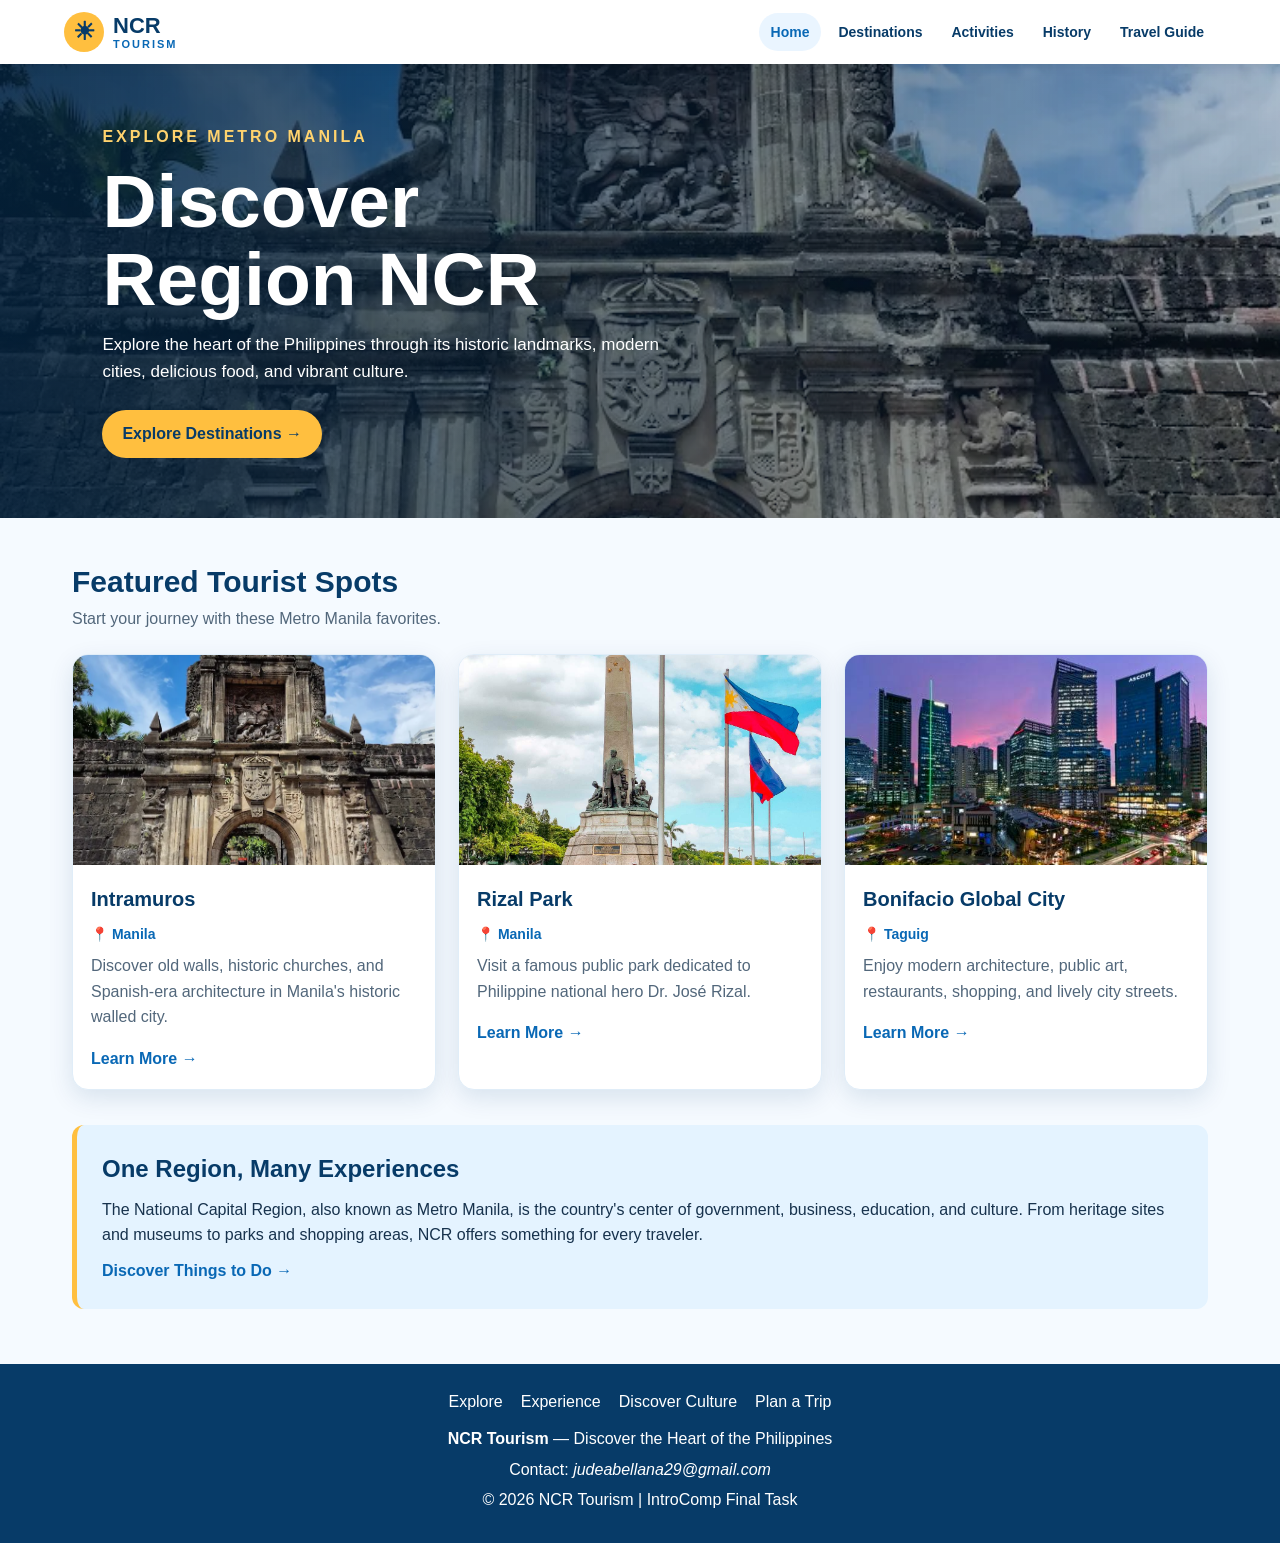
<file: index.html>
<!DOCTYPE html>
<html lang="en">
<head>
    <meta charset="UTF-8">
    <meta name="viewport" content="width=device-width, initial-scale=1.0">
    <title>NCR Tourism | Home</title>
    <link rel="stylesheet" href="style.css">
</head>
<body>

    <!-- Header and Navigation -->
    <header class="site-header">
        <a class="brand" href="index.html">
            <span class="brand-mark">☀</span>
            <span>NCR<small>TOURISM</small></span>
        </a>

        <nav>
            <a href="index.html" class="active">Home</a>
            <a href="destinations.html">Destinations</a>
            <a href="activities.html">Activities</a>
            <a href="history.html">History</a>
            <a href="plan-trip.html">Travel Guide</a>
        </nav>
    </header>

    <!-- Hero Banner -->
    <section class="hero">
        <div class="hero-content">
            <span class="eyebrow">Explore Metro Manila</span>
            <h1>Discover<br>Region NCR</h1>
            <p>
                Explore the heart of the Philippines through its historic
                landmarks, modern cities, delicious food, and vibrant culture.
            </p>
            <a href="destinations.html" class="button">Explore Destinations →</a>
        </div>
    </section>

    <!-- Main Content -->
    <main>
        <section class="section-heading">
            <h2>Featured Tourist Spots</h2>
            <p>Start your journey with these Metro Manila favorites.</p>
        </section>

        <!-- Tourist Spot Gallery -->
        <section class="grid">
            <article class="card">
                <img src="images/unnamed.webp" alt="Historic architecture in Intramuros">
                <div class="card-body">
                    <h3>Intramuros</h3>
                    <p class="location">📍 Manila</p>
                    <p>Discover old walls, historic churches, and Spanish-era architecture in Manila's historic walled city.</p>
                    <a href="destinations.html">Learn More →</a>
                </div>
            </article>

            <article class="card">
                <img src="images/Rizal_Monument_1.jpg" alt="Rizal Monument in Rizal Park">
                <div class="card-body">
                    <h3>Rizal Park</h3>
                    <p class="location">📍 Manila</p>
                    <p>Visit a famous public park dedicated to Philippine national hero Dr. José Rizal.</p>
                    <a href="destinations.html">Learn More →</a>
                </div>
            </article>

            <article class="card">
                <img src="images/images.jpg" alt="Modern buildings in Bonifacio Global City">
                <div class="card-body">
                    <h3>Bonifacio Global City</h3>
                    <p class="location">📍 Taguig</p>
                    <p>Enjoy modern architecture, public art, restaurants, shopping, and lively city streets.</p>
                    <a href="destinations.html">Learn More →</a>
                </div>
            </article>
        </section>

        <!-- Introduction -->
        <section class="callout">
            <h2>One Region, Many Experiences</h2>
            <p>
                The National Capital Region, also known as Metro Manila,
                is the country's center of government, business, education,
                and culture. From heritage sites and museums to parks and
                shopping areas, NCR offers something for every traveler.
            </p>
            <a href="activities.html">Discover Things to Do →</a>
        </section>
    </main>

    <!-- Footer -->
    <footer class="site-footer">
        <div class="footer-links">
            <a href="destinations.html">Explore</a>
            <a href="activities.html">Experience</a>
            <a href="history.html">Discover Culture</a>
            <a href="plan-trip.html">Plan a Trip</a>
        </div>
        <p><strong>NCR Tourism</strong> — Discover the Heart of the Philippines</p>
        <p>Contact: <i>judeabellana29@gmail.com</i></p>
        <p>© 2026 NCR Tourism | IntroComp Final Task</p>
    </footer>

</body>
</html>
</file>
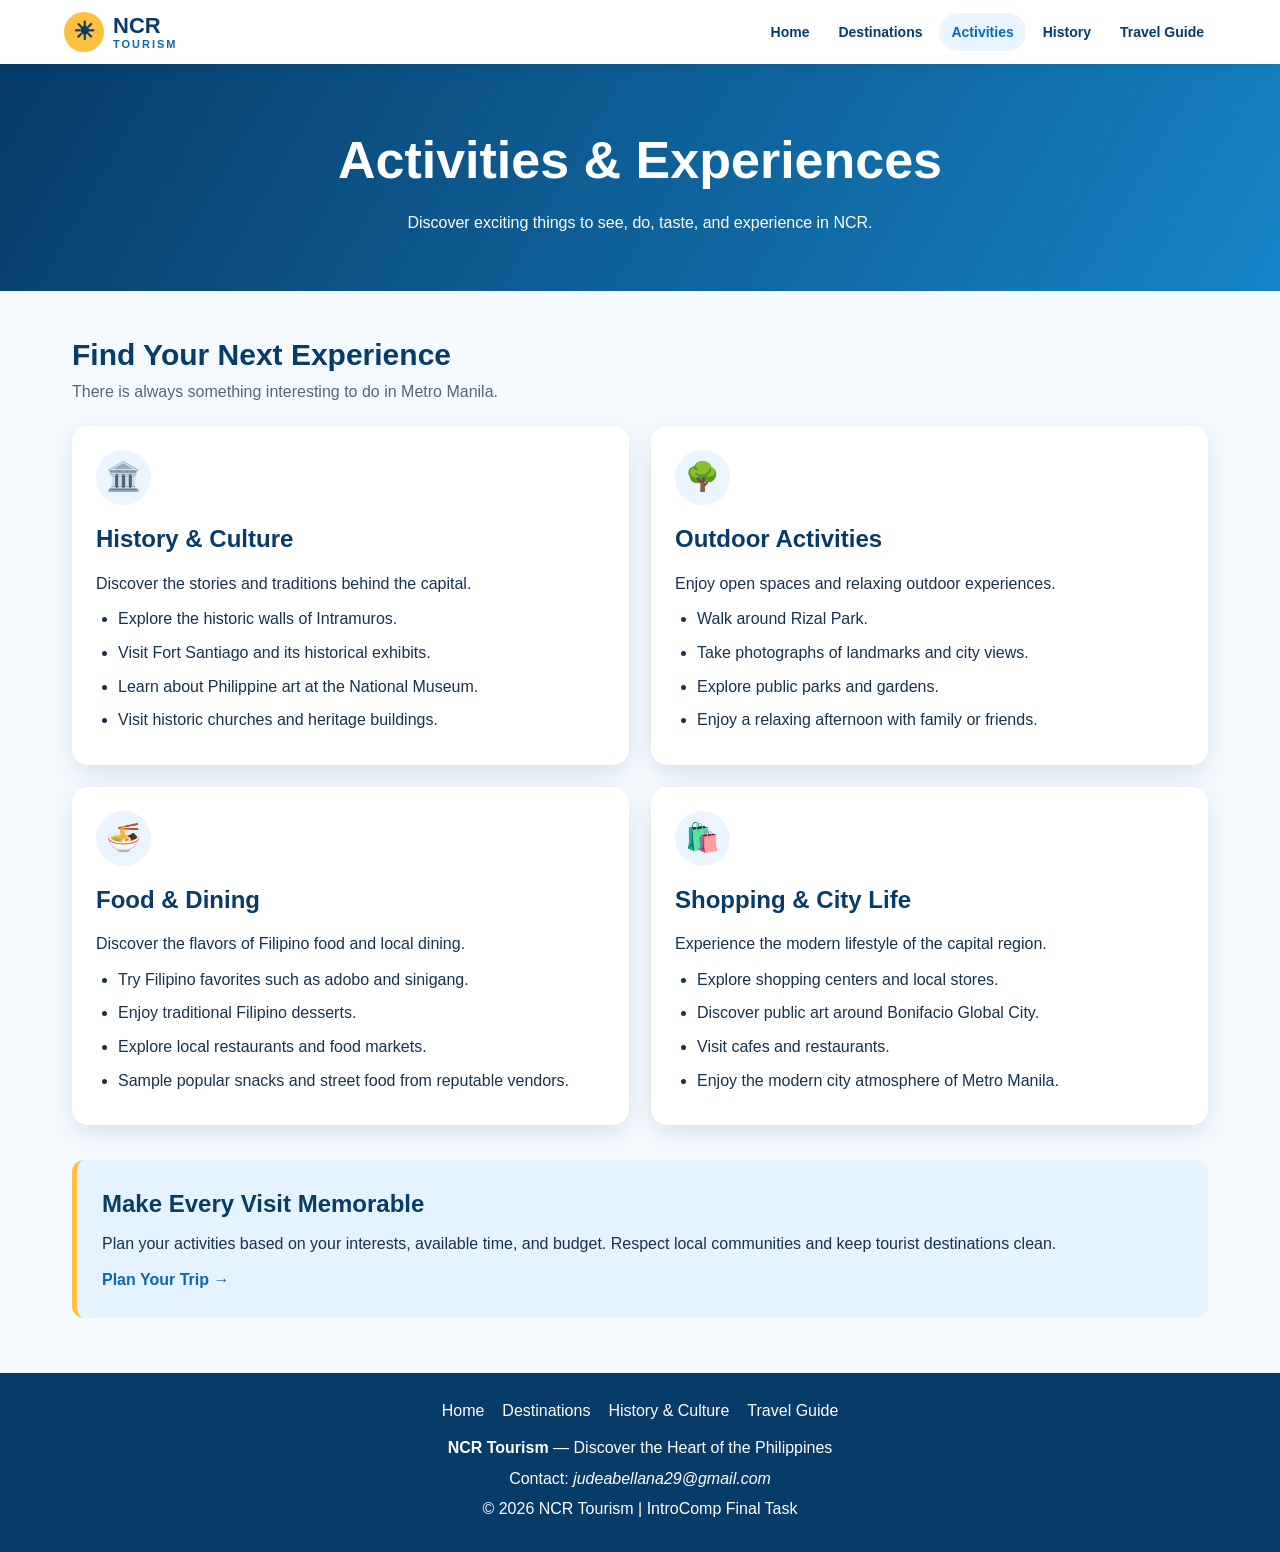
<file: activities.html>
<!DOCTYPE html>
<html lang="en">
<head>
    <meta charset="UTF-8">
    <meta name="viewport" content="width=device-width, initial-scale=1.0">
    <title>Activities & Experiences | NCR Tourism</title>
    <link rel="stylesheet" href="style.css">
</head>
<body>

    <!-- Header and Navigation -->
    <header class="site-header">
        <a class="brand" href="index.html">
            <span class="brand-mark">☀</span>
            <span>NCR<small>TOURISM</small></span>
        </a>
        <nav>
            <a href="index.html">Home</a>
            <a href="destinations.html">Destinations</a>
            <a href="activities.html" class="active">Activities</a>
            <a href="history.html">History</a>
            <a href="plan-trip.html">Travel Guide</a>
        </nav>
    </header>

    <!-- Page Banner -->
    <section class="page-banner">
        <h1>Activities & Experiences</h1>
        <p>Discover exciting things to see, do, taste, and experience in NCR.</p>
    </section>

    <!-- Activities -->
    <main>
        <section class="section-heading">
            <h2>Find Your Next Experience</h2>
            <p>There is always something interesting to do in Metro Manila.</p>
        </section>

        <section class="activity-grid">

            <article class="panel">
                <div class="activity-icon">🏛️</div>
                <h2>History & Culture</h2>
                <p>Discover the stories and traditions behind the capital.</p>
                <ul class="activity-list">
                    <li>Explore the historic walls of Intramuros.</li>
                    <li>Visit Fort Santiago and its historical exhibits.</li>
                    <li>Learn about Philippine art at the National Museum.</li>
                    <li>Visit historic churches and heritage buildings.</li>
                </ul>
            </article>

            <article class="panel">
                <div class="activity-icon">🌳</div>
                <h2>Outdoor Activities</h2>
                <p>Enjoy open spaces and relaxing outdoor experiences.</p>
                <ul class="activity-list">
                    <li>Walk around Rizal Park.</li>
                    <li>Take photographs of landmarks and city views.</li>
                    <li>Explore public parks and gardens.</li>
                    <li>Enjoy a relaxing afternoon with family or friends.</li>
                </ul>
            </article>

            <article class="panel">
                <div class="activity-icon">🍜</div>
                <h2>Food & Dining</h2>
                <p>Discover the flavors of Filipino food and local dining.</p>
                <ul class="activity-list">
                    <li>Try Filipino favorites such as adobo and sinigang.</li>
                    <li>Enjoy traditional Filipino desserts.</li>
                    <li>Explore local restaurants and food markets.</li>
                    <li>Sample popular snacks and street food from reputable vendors.</li>
                </ul>
            </article>

            <article class="panel">
                <div class="activity-icon">🛍️</div>
                <h2>Shopping & City Life</h2>
                <p>Experience the modern lifestyle of the capital region.</p>
                <ul class="activity-list">
                    <li>Explore shopping centers and local stores.</li>
                    <li>Discover public art around Bonifacio Global City.</li>
                    <li>Visit cafes and restaurants.</li>
                    <li>Enjoy the modern city atmosphere of Metro Manila.</li>
                </ul>
            </article>

        </section>

        <section class="callout">
            <h2>Make Every Visit Memorable</h2>
            <p>
                Plan your activities based on your interests, available time,
                and budget. Respect local communities and keep tourist
                destinations clean.
            </p>
            <a href="plan-trip.html">Plan Your Trip →</a>
        </section>
    </main>

    <!-- Footer -->
    <footer class="site-footer">
        <div class="footer-links">
            <a href="index.html">Home</a>
            <a href="destinations.html">Destinations</a>
            <a href="history.html">History & Culture</a>
            <a href="plan-trip.html">Travel Guide</a>
        </div>
        <p><strong>NCR Tourism</strong> — Discover the Heart of the Philippines</p>
        <p>Contact: <i>judeabellana29@gmail.com</i></p>
        <p>© 2026 NCR Tourism | IntroComp Final Task</p>
    </footer>

</body>
</html>
</file>
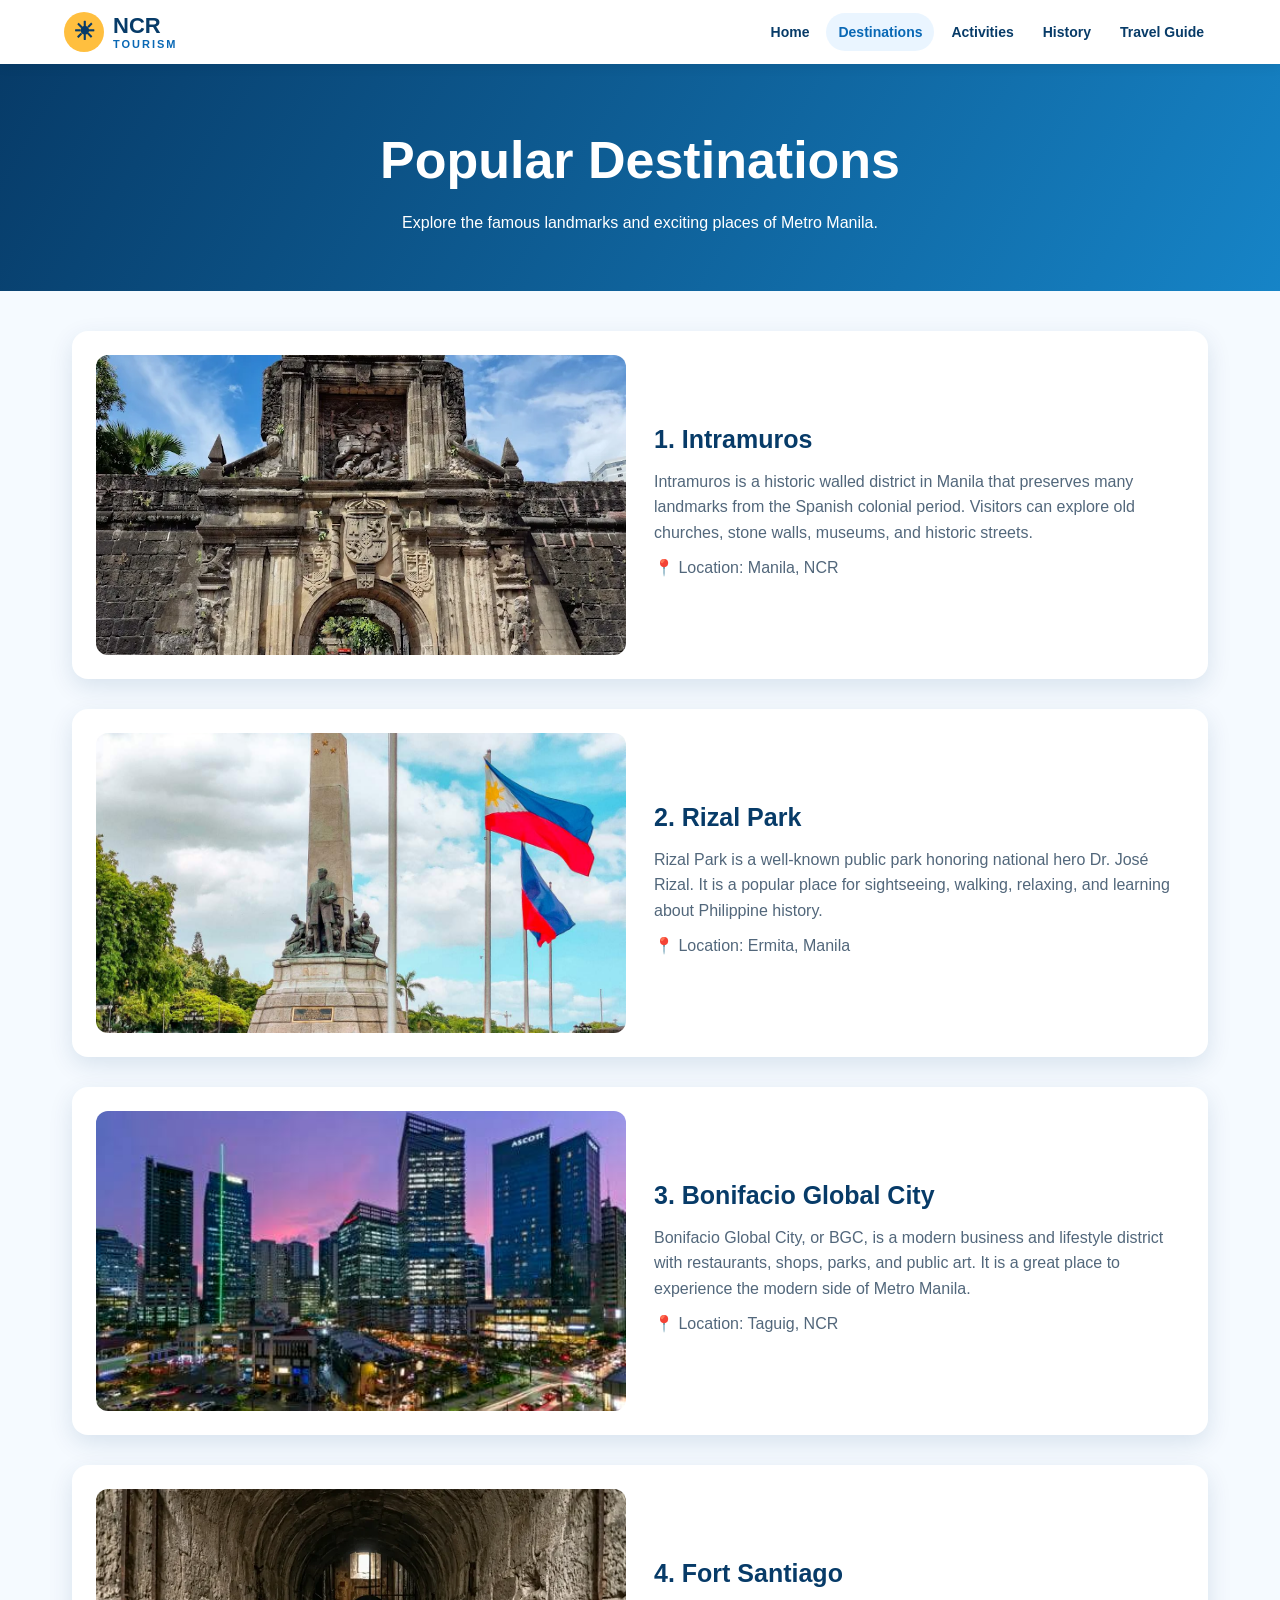
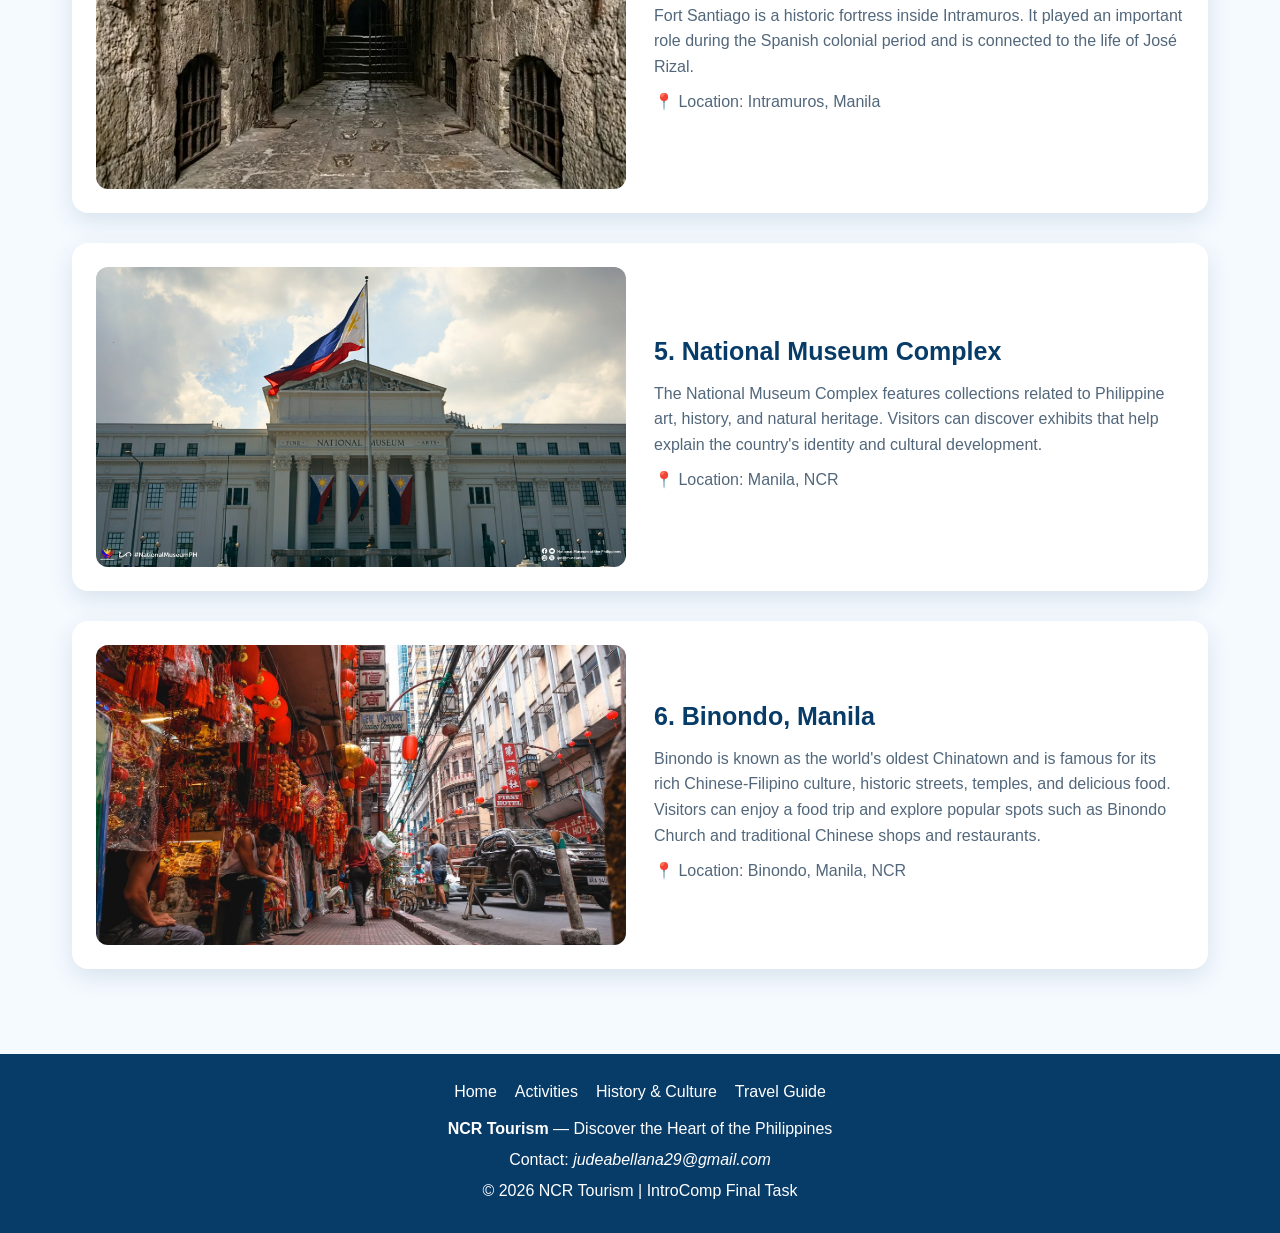
<file: destinations.html>
<!DOCTYPE html>
<html lang="en">
<head>
    <meta charset="UTF-8">
    <meta name="viewport" content="width=device-width, initial-scale=1.0">
    <title>Popular Destinations | NCR Tourism</title>
    <link rel="stylesheet" href="style.css">
</head>
<body>

    <!-- Header and Navigation -->
    <header class="site-header">
        <a class="brand" href="index.html">
            <span class="brand-mark">☀</span>
            <span>NCR<small>TOURISM</small></span>
        </a>
        <nav>
            <a href="index.html">Home</a>
            <a href="destinations.html" class="active">Destinations</a>
            <a href="activities.html">Activities</a>
            <a href="history.html">History</a>
            <a href="plan-trip.html">Travel Guide</a>
        </nav>
    </header>

    <!-- Page Banner -->
    <section class="page-banner">
        <h1>Popular Destinations</h1>
        <p>Explore the famous landmarks and exciting places of Metro Manila.</p>
    </section>

    <!-- Tourist Destinations -->
    <main>
        <section class="destination-section">
            <img src="images/unnamed.webp" alt="Intramuros historic district">
            <div>
                <h2>1. Intramuros</h2>
                <p>
                    Intramuros is a historic walled district in Manila that
                    preserves many landmarks from the Spanish colonial period.
                    Visitors can explore old churches, stone walls, museums,
                    and historic streets.
                </p>
                <p class="location">📍 Location: Manila, NCR</p>
            </div>
        </section>

        <section class="destination-section">
            <img src="images/Rizal_Monument_1.jpg" alt="Rizal Monument">
            <div>
                <h2>2. Rizal Park</h2>
                <p>
                    Rizal Park is a well-known public park honoring national
                    hero Dr. José Rizal. It is a popular place for sightseeing,
                    walking, relaxing, and learning about Philippine history.
                </p>
                <p class="location">📍 Location: Ermita, Manila</p>
            </div>
        </section>

        <section class="destination-section">
            <img src="images/images.jpg" alt="Bonifacio Global City">
            <div>
                <h2>3. Bonifacio Global City</h2>
                <p>
                    Bonifacio Global City, or BGC, is a modern business and
                    lifestyle district with restaurants, shops, parks, and
                    public art. It is a great place to experience the modern
                    side of Metro Manila.
                </p>
                <p class="location">📍 Location: Taguig, NCR</p>
            </div>
        </section>

        <section class="destination-section">
            <img src="images/fort santiago.webp" alt="Fort Santiago in Intramuros">
            <div>
                <h2>4. Fort Santiago</h2>
                <p>
                    Fort Santiago is a historic fortress inside Intramuros.
                    It played an important role during the Spanish colonial
                    period and is connected to the life of José Rizal.
                </p>
                <p class="location">📍 Location: Intramuros, Manila</p>
            </div>
        </section>

        <section class="destination-section">
            <img src="images/National meseum.jpg" alt="National Museum in Manila">
            <div>
                <h2>5. National Museum Complex</h2>
                <p>
                    The National Museum Complex features collections related
                    to Philippine art, history, and natural heritage. Visitors
                    can discover exhibits that help explain the country's
                    identity and cultural development.
                </p>
                <p class="location">📍 Location: Manila, NCR</p>
            </div>
        </section>
        <section class="destination-section">
    <img src="images/binondo.jpg" alt="Binondo Chinatown in Manila">
    <div>
        <h2>6. Binondo, Manila</h2>
        <p>
            Binondo is known as the world's oldest Chinatown and is famous
            for its rich Chinese-Filipino culture, historic streets, temples,
            and delicious food. Visitors can enjoy a food trip and explore
            popular spots such as Binondo Church and traditional Chinese
            shops and restaurants.
        </p>
        <p class="location">📍 Location: Binondo, Manila, NCR</p>
    </div>
</section>
    </main>

    <!-- Footer -->
    <footer class="site-footer">
        <div class="footer-links">
            <a href="index.html">Home</a>
            <a href="activities.html">Activities</a>
            <a href="history.html">History & Culture</a>
            <a href="plan-trip.html">Travel Guide</a>
        </div>
        <p><strong>NCR Tourism</strong> — Discover the Heart of the Philippines</p>
        <p>Contact: <i>judeabellana29@gmail.com</i></p>
        <p>© 2026 NCR Tourism | IntroComp Final Task</p>
    </footer>

</body>
</html>
</file>
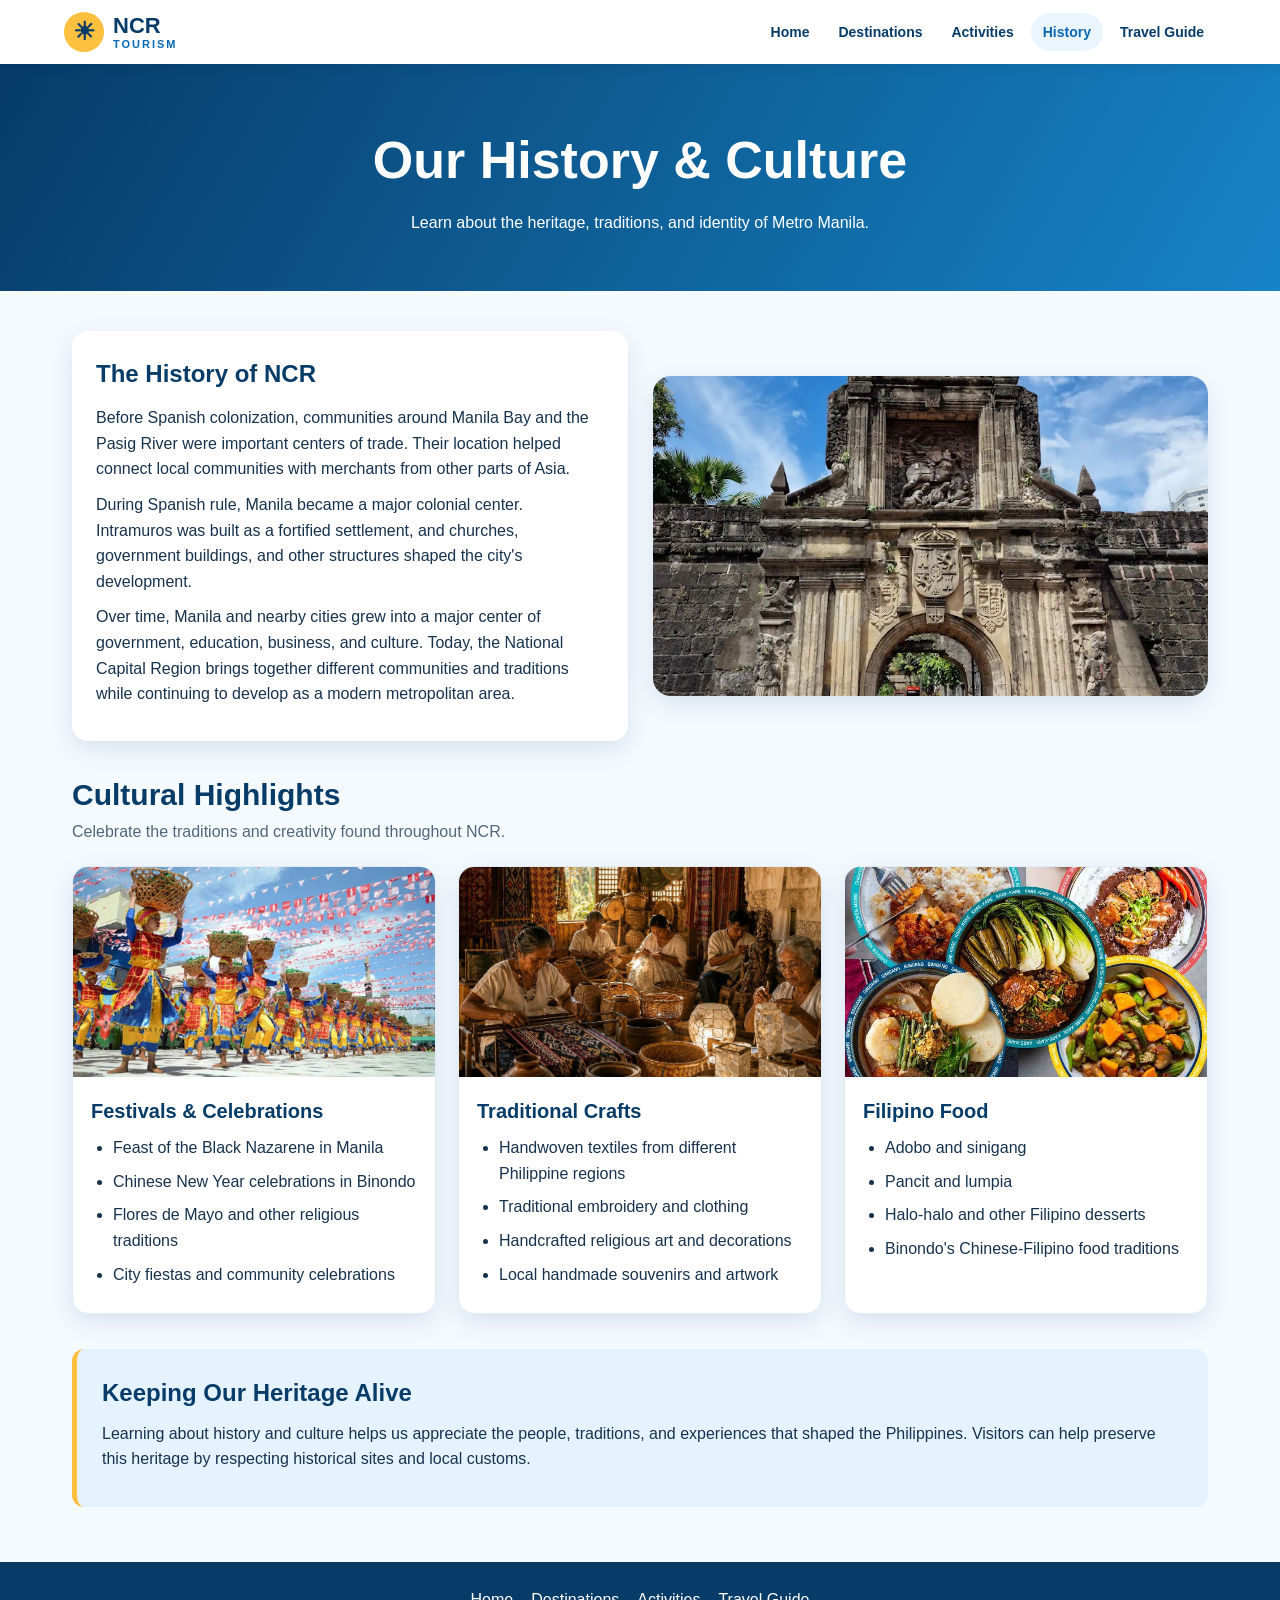
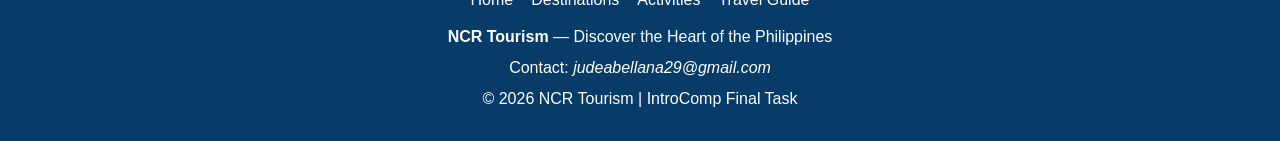
<file: history.html>
<!DOCTYPE html>
<html lang="en">
<head>
    <meta charset="UTF-8">
    <meta name="viewport" content="width=device-width, initial-scale=1.0">
    <title>Our History & Culture | NCR Tourism</title>
    <link rel="stylesheet" href="style.css">
</head>
<body>

    <!-- Header and Navigation -->
    <header class="site-header">
        <a class="brand" href="index.html">
            <span class="brand-mark">☀</span>
            <span>NCR<small>TOURISM</small></span>
        </a>
        <nav>
            <a href="index.html">Home</a>
            <a href="destinations.html">Destinations</a>
            <a href="activities.html">Activities</a>
            <a href="history.html" class="active">History</a>
            <a href="plan-trip.html">Travel Guide</a>
        </nav>
    </header>

    <!-- Page Banner -->
    <section class="page-banner">
        <h1>Our History & Culture</h1>
        <p>Learn about the heritage, traditions, and identity of Metro Manila.</p>
    </section>

    <!-- History Content -->
    <main>
        <section class="two-col">
            <div class="panel">
                <h2>The History of NCR</h2>
                <p>
                    Before Spanish colonization, communities around Manila Bay
                    and the Pasig River were important centers of trade.
                    Their location helped connect local communities with
                    merchants from other parts of Asia.
                </p>
                <p>
                    During Spanish rule, Manila became a major colonial
                    center. Intramuros was built as a fortified settlement,
                    and churches, government buildings, and other structures
                    shaped the city's development.
                </p>
                <p>
                    Over time, Manila and nearby cities grew into a major
                    center of government, education, business, and culture.
                    Today, the National Capital Region brings together
                    different communities and traditions while continuing
                    to develop as a modern metropolitan area.
                </p>
            </div>

            <img class="feature-image"
                 src="images/unnamed.webp"
                 alt="Historic architecture in Metro Manila">
        </section>

        <!-- Cultural Highlights -->
        <section class="section-heading section-gap">
            <h2>Cultural Highlights</h2>
            <p>Celebrate the traditions and creativity found throughout NCR.</p>
        </section>

        <section class="grid">

            <article class="card">
                <img src="images/festivals.jpg"
                     alt="Rizal Park, a historic landmark">
                <div class="card-body">
                    <h3>Festivals & Celebrations</h3>
                    <ul class="activity-list">
                        <li>Feast of the Black Nazarene in Manila</li>
                        <li>Chinese New Year celebrations in Binondo</li>
                        <li>Flores de Mayo and other religious traditions</li>
                        <li>City fiestas and community celebrations</li>
                    </ul>
                </div>
            </article>

            <article class="card">
                <img src="images/Traditional crafts.jpg"
                     alt="Modern city and cultural lifestyle">
                <div class="card-body">
                    <h3>Traditional Crafts</h3>
                    <ul class="activity-list">
                        <li>Handwoven textiles from different Philippine regions</li>
                        <li>Traditional embroidery and clothing</li>
                        <li>Handcrafted religious art and decorations</li>
                        <li>Local handmade souvenirs and artwork</li>
                    </ul>
                </div>
            </article>

            <article class="card">
                <img src="images/Filipino food.jpg"
                     alt="Historic district where visitors can discover Filipino culture">
                <div class="card-body">
                    <h3>Filipino Food</h3>
                    <ul class="activity-list">
                        <li>Adobo and sinigang</li>
                        <li>Pancit and lumpia</li>
                        <li>Halo-halo and other Filipino desserts</li>
                        <li>Binondo's Chinese-Filipino food traditions</li>
                    </ul>
                </div>
            </article>

        </section>

        <section class="callout">
            <h2>Keeping Our Heritage Alive</h2>
            <p>
                Learning about history and culture helps us appreciate the
                people, traditions, and experiences that shaped the
                Philippines. Visitors can help preserve this heritage by
                respecting historical sites and local customs.
            </p>
        </section>
    </main>

    <!-- Footer -->
    <footer class="site-footer">
        <div class="footer-links">
            <a href="index.html">Home</a>
            <a href="destinations.html">Destinations</a>
            <a href="activities.html">Activities</a>
            <a href="plan-trip.html">Travel Guide</a>
        </div>
        <p><strong>NCR Tourism</strong> — Discover the Heart of the Philippines</p>
        <p>Contact: <i>judeabellana29@gmail.com</i></p>
        <p>© 2026 NCR Tourism | IntroComp Final Task</p>
    </footer>

</body>
</html>
</file>
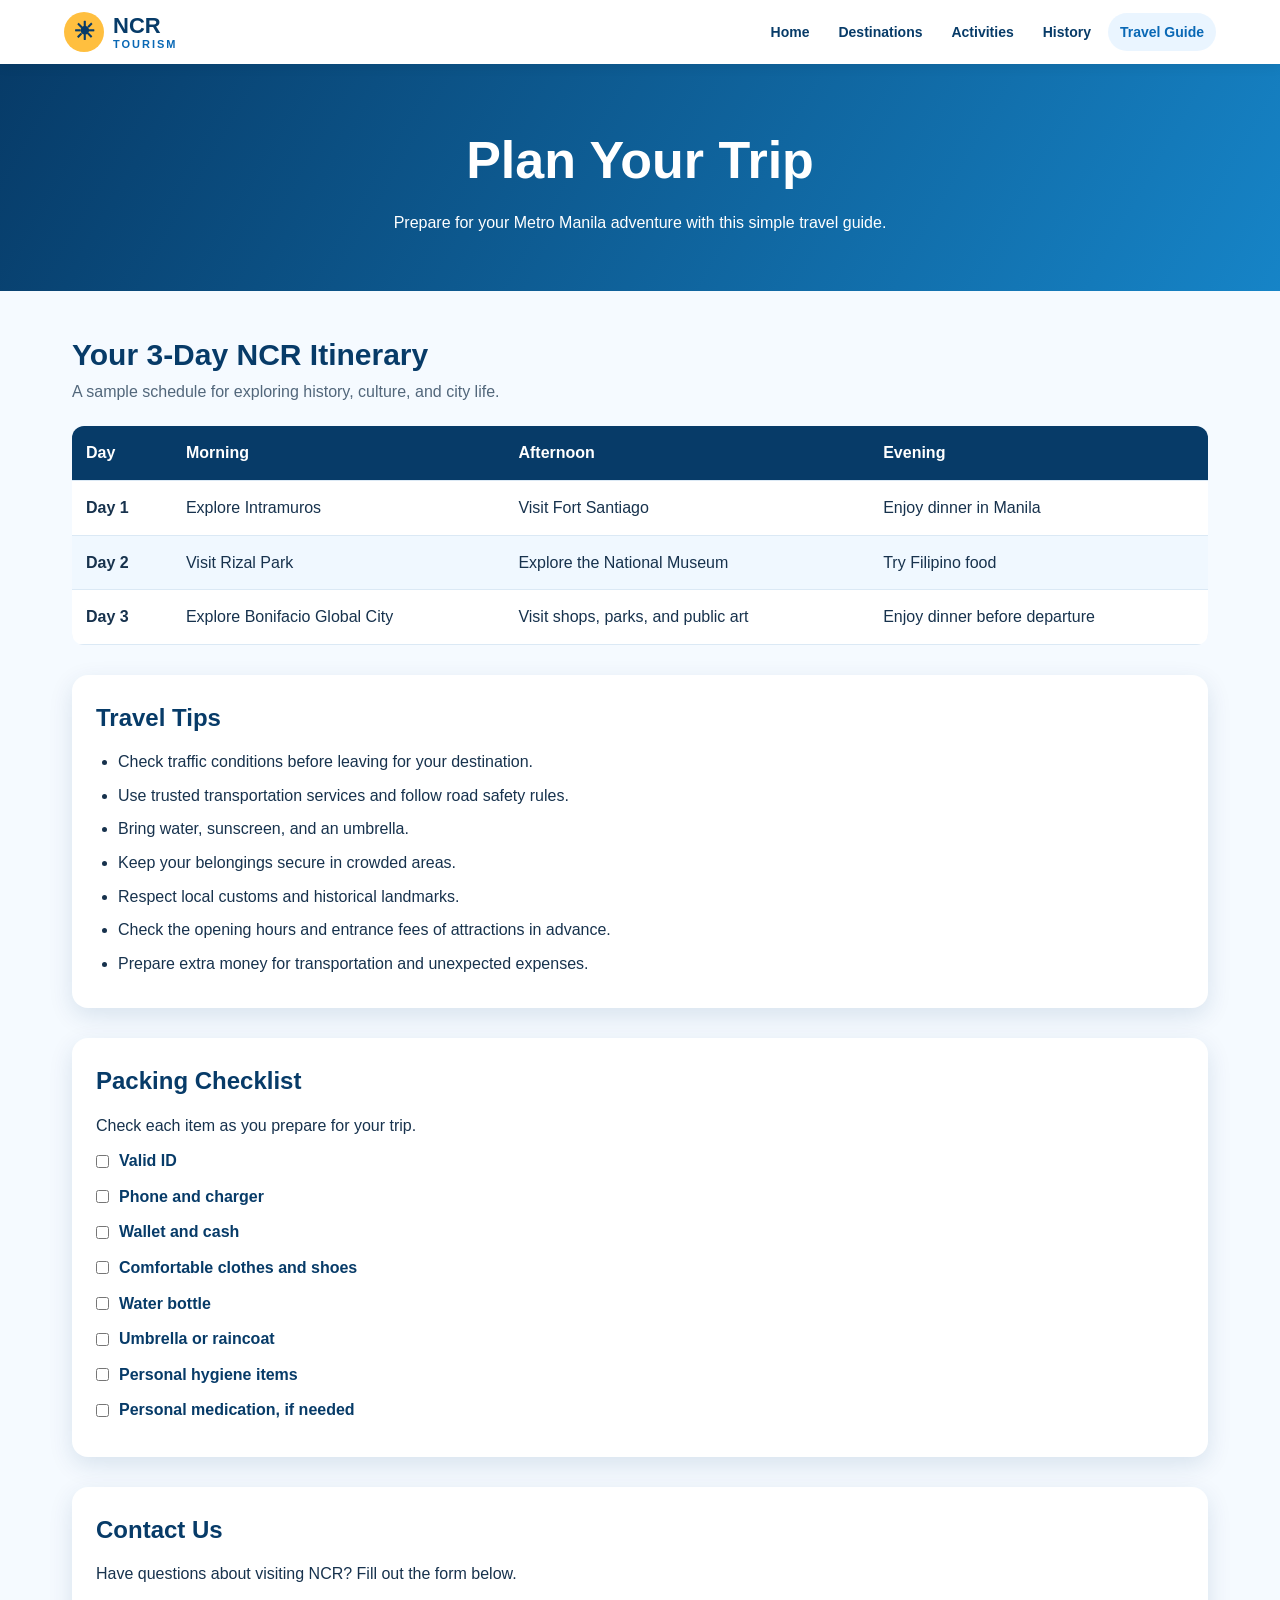
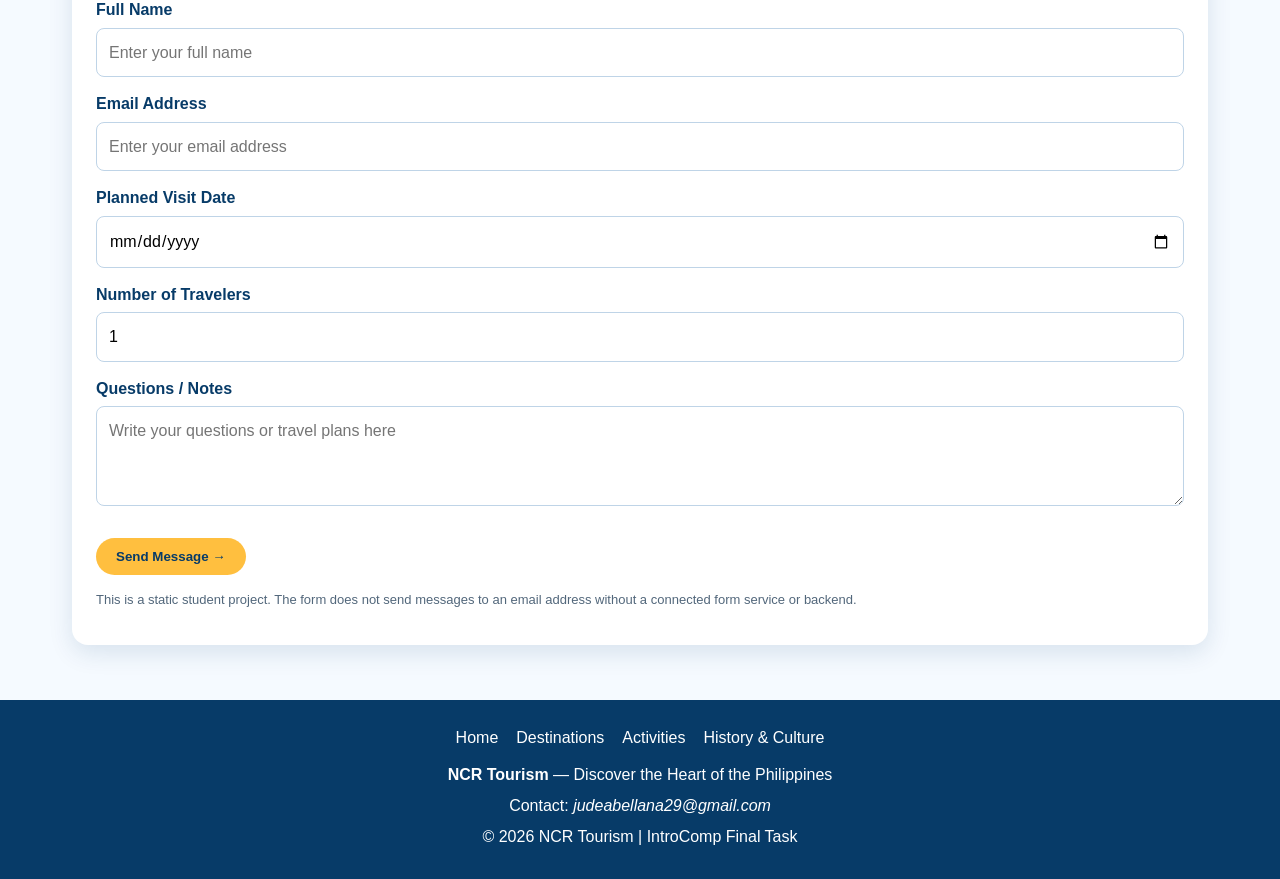
<file: plan-trip.html>
<!DOCTYPE html>
<html lang="en">
<head>
    <meta charset="UTF-8">
    <meta name="viewport" content="width=device-width, initial-scale=1.0">
    <title>Plan Your Trip | NCR Tourism</title>
    <link rel="stylesheet" href="style.css">
</head>
<body>

    <!-- Header and Navigation -->
    <header class="site-header">
        <a class="brand" href="index.html">
            <span class="brand-mark">☀</span>
            <span>NCR<small>TOURISM</small></span>
        </a>
        <nav>
            <a href="index.html">Home</a>
            <a href="destinations.html">Destinations</a>
            <a href="activities.html">Activities</a>
            <a href="history.html">History</a>
            <a href="plan-trip.html" class="active">Travel Guide</a>
        </nav>
    </header>

    <!-- Page Banner -->
    <section class="page-banner">
        <h1>Plan Your Trip</h1>
        <p>Prepare for your Metro Manila adventure with this simple travel guide.</p>
    </section>

    <main>

        <!-- Three-Day Itinerary -->
        <section class="section-heading">
            <h2>Your 3-Day NCR Itinerary</h2>
            <p>A sample schedule for exploring history, culture, and city life.</p>
        </section>

        <div class="table-wrapper">
            <table>
                <thead>
                    <tr>
                        <th>Day</th>
                        <th>Morning</th>
                        <th>Afternoon</th>
                        <th>Evening</th>
                    </tr>
                </thead>
                <tbody>
                    <tr>
                        <td><strong>Day 1</strong></td>
                        <td>Explore Intramuros</td>
                        <td>Visit Fort Santiago</td>
                        <td>Enjoy dinner in Manila</td>
                    </tr>
                    <tr>
                        <td><strong>Day 2</strong></td>
                        <td>Visit Rizal Park</td>
                        <td>Explore the National Museum</td>
                        <td>Try Filipino food</td>
                    </tr>
                    <tr>
                        <td><strong>Day 3</strong></td>
                        <td>Explore Bonifacio Global City</td>
                        <td>Visit shops, parks, and public art</td>
                        <td>Enjoy dinner before departure</td>
                    </tr>
                </tbody>
            </table>
        </div>

        <!-- Travel Tips -->
        <section class="panel section-gap">
            <h2>Travel Tips</h2>
            <ul class="activity-list">
                <li>Check traffic conditions before leaving for your destination.</li>
                <li>Use trusted transportation services and follow road safety rules.</li>
                <li>Bring water, sunscreen, and an umbrella.</li>
                <li>Keep your belongings secure in crowded areas.</li>
                <li>Respect local customs and historical landmarks.</li>
                <li>Check the opening hours and entrance fees of attractions in advance.</li>
                <li>Prepare extra money for transportation and unexpected expenses.</li>
            </ul>
        </section>

        <!-- Packing Checklist -->
        <section class="panel section-gap">
            <h2>Packing Checklist</h2>
            <p>Check each item as you prepare for your trip.</p>

            <ul class="checklist">
                <li><label><input type="checkbox"> Valid ID</label></li>
                <li><label><input type="checkbox"> Phone and charger</label></li>
                <li><label><input type="checkbox"> Wallet and cash</label></li>
                <li><label><input type="checkbox"> Comfortable clothes and shoes</label></li>
                <li><label><input type="checkbox"> Water bottle</label></li>
                <li><label><input type="checkbox"> Umbrella or raincoat</label></li>
                <li><label><input type="checkbox"> Personal hygiene items</label></li>
                <li><label><input type="checkbox"> Personal medication, if needed</label></li>
            </ul>
        </section>

        <!-- Contact Form -->
        <section class="panel section-gap">
            <h2>Contact Us</h2>
            <p>Have questions about visiting NCR? Fill out the form below.</p>

            <form action="#" method="get">
                <div>
                    <label for="fullname">Full Name</label>
                    <input type="text" id="fullname" name="fullname"
                           placeholder="Enter your full name" required>
                </div>

                <div>
                    <label for="email">Email Address</label>
                    <input type="email" id="email" name="email"
                           placeholder="Enter your email address" required>
                </div>

                <div>
                    <label for="visit-date">Planned Visit Date</label>
                    <input type="date" id="visit-date" name="visit-date" required>
                </div>

                <div>
                    <label for="travelers">Number of Travelers</label>
                    <input type="number" id="travelers" name="travelers"
                           min="1" max="100" value="1" required>
                </div>

                <div>
                    <label for="notes">Questions / Notes</label>
                    <textarea id="notes" name="notes"
                              placeholder="Write your questions or travel plans here"></textarea>
                </div>

                <button type="submit" class="button">Send Message →</button>
            </form>

            <p class="form-note">
                This is a static student project. The form does not send messages
                to an email address without a connected form service or backend.
            </p>
        </section>

    </main>

    <!-- Footer -->
    <footer class="site-footer">
        <div class="footer-links">
            <a href="index.html">Home</a>
            <a href="destinations.html">Destinations</a>
            <a href="activities.html">Activities</a>
            <a href="history.html">History & Culture</a>
        </div>
        <p><strong>NCR Tourism</strong> — Discover the Heart of the Philippines</p>
        <p>Contact: <i>judeabellana29@gmail.com</i></p>
        <p>© 2026 NCR Tourism | IntroComp Final Task</p>
    </footer>

</body>
</html>
</file>
<file: style.css>
/*GENERAL SETTINGS*/

:root {
    --navy: #073b68;
    --blue: #0968b5;
    --sky: #eaf5ff;
    --gold: #ffbf3f;
    --ink: #17324d;
    --muted: #52677b;
    --white: #ffffff;
    --background: #f5faff;
    --border: #dbe9f5;
    --shadow: 0 8px 24px rgba(7, 59, 104, 0.12);
}

* {
    box-sizing: border-box;
    margin: 0;
    padding: 0;
}

html {
    scroll-behavior: smooth;
}

body {
    font-family: Arial, Helvetica, sans-serif;
    color: var(--ink);
    background: var(--background);
    line-height: 1.6;
}

img {
    display: block;
    max-width: 100%;
}

a {
    color: var(--blue);
    text-decoration: none;
}

main {
    max-width: 1180px;
    margin: auto;
    padding: 40px 22px 55px;
}


/* HEADER AND NAVIGATION */

.site-header {
    position: sticky;
    top: 0;
    z-index: 100;
    display: flex;
    align-items: center;
    justify-content: space-between;
    gap: 15px;
    padding: 12px 5%;
    background: rgba(255, 255, 255, 0.97);
    box-shadow: 0 2px 12px rgba(0, 0, 0, 0.08);
}

.brand {
    display: flex;
    align-items: center;
    gap: 9px;
    color: var(--navy);
    font-size: 22px;
    font-weight: bold;
    line-height: 1.1;
}

.brand-mark {
    display: grid;
    place-items: center;
    flex-shrink: 0;
    width: 40px;
    height: 40px;
    border-radius: 50%;
    background: var(--gold);
    font-size: 25px;
}

.brand small {
    display: block;
    color: var(--blue);
    font-size: 11px;
    letter-spacing: 2px;
}

nav {
    display: flex;
    flex-wrap: wrap;
    gap: 5px;
}

nav a {
    padding: 8px 12px;
    border-radius: 20px;
    color: var(--navy);
    font-size: 14px;
    font-weight: bold;
    transition: 0.3s;
}

nav a:hover,
nav a.active {
    background: var(--sky);
    color: var(--blue);
}


/*homepage hero section*/

.hero {
    min-height: 430px;
    display: flex;
    align-items: center;
    padding: 60px 8%;
    color: var(--white);

    background-image:
        linear-gradient(
            90deg,
            rgba(4, 34, 61, 0.85),
            rgba(4, 34, 61, 0.25)
        ),
        url("images/unnamed.webp");

    background-size: cover;
    background-position: center;
}


.hero-content {
    max-width: 680px;
}

.eyebrow {
    color: #ffd36e;
    text-transform: uppercase;
    letter-spacing: 3px;
    font-weight: bold;
}

.hero h1 {
    font-size: clamp(40px, 6vw, 75px);
    line-height: 1.05;
    margin: 12px 0;
}

.hero p {
    max-width: 600px;
    font-size: 17px;
    margin-bottom: 15px;
}


/*BUTTON*/

.button {
    display: inline-block;
    border: none;
    background: var(--gold);
    color: var(--navy);
    padding: 11px 20px;
    border-radius: 25px;
    font-weight: bold;
    margin-top: 10px;
    cursor: pointer;
    transition: 0.3s;
}

.button:hover {
    background: var(--white);
    transform: translateY(-3px);
}


/*PAGE BANNERS*/

.page-banner {
    padding: 55px 20px;
    text-align: center;
    color: var(--white);
    background: linear-gradient(120deg, var(--navy), #1684c7);
}

.page-banner h1 {
    font-size: clamp(32px, 5vw, 52px);
    margin-bottom: 8px;
}

.page-banner p {
    max-width: 720px;
    margin: auto;
}


/*SECTION HEADINGS */

.section-heading {
    margin-bottom: 22px;
}

.section-heading h2 {
    color: var(--navy);
    font-size: 30px;
}

.section-heading p {
    color: var(--muted);
}

.section-gap {
    margin-top: 30px;
}


/*HOMEPAGE DESTINATION CARDS*/

.grid {
    display: grid;
    grid-template-columns: repeat(3, minmax(0, 1fr));
    gap: 22px;
}

.card {
    overflow: hidden;
    background: var(--white);
    border: 1px solid #e0edf8;
    border-radius: 16px;
    box-shadow: var(--shadow);
    transition: transform 0.3s, box-shadow 0.3s;
}

.card:hover {
    transform: translateY(-6px);
    box-shadow: 0 12px 28px rgba(7, 59, 104, 0.18);
}

.card img {
    width: 100%;
    height: 210px;
    object-fit: cover;
}

.card-body {
    padding: 18px;
}

.card h3 {
    color: var(--navy);
    font-size: 20px;
    margin-bottom: 5px;
}

.card p {
    margin: 8px 0;
    color: var(--muted);
}

.card .location {
    color: var(--blue);
    font-size: 14px;
    font-weight: bold;
}

.card-body a {
    display: inline-block;
    margin-top: 8px;
    font-weight: bold;
}

.card-body a:hover {
    color: var(--navy);
}


/*INTRODUCTION / CALLOUT*/

.callout {
    margin-top: 35px;
    padding: 25px;
    background: #e4f3ff;
    border-left: 5px solid var(--gold);
    border-radius: 12px;
}

.callout h2 {
    color: var(--navy);
    margin-bottom: 8px;
}

.callout p {
    margin-bottom: 10px;
}

.callout a {
    font-weight: bold;
}


/*DESTINATIONS PAGE*/

.destination-section {
    display: grid;
    grid-template-columns: 1fr 1fr;
    align-items: center;
    gap: 28px;
    margin-bottom: 30px;
    padding: 24px;
    background: var(--white);
    border-radius: 16px;
    box-shadow: var(--shadow);
}

.destination-section img {
    width: 100%;
    height: 300px;
    object-fit: cover;
    border-radius: 12px;
}

.destination-section h2 {
    color: var(--navy);
    font-size: 25px;
    margin-bottom: 10px;
}

.destination-section p {
    margin-bottom: 10px;
    color: var(--muted);
}

.destination-section img:hover {
    transform: scale(1.08);
    transition:all 0.3s ease-in-out;
    box-shadow:inset 0 0 0 3px var(--gold), 0 12px 28px rgba(7, 59, 104, 0.18);
}


/*TWO-COLUMN CONTENT*/

.intro,
.two-col {
    display: grid;
    grid-template-columns: 1fr 1fr;
    gap: 25px;
    align-items: center;
}

.feature-image,
.intro img {
    width: 100%;
    height: 320px;
    object-fit: cover;
    border-radius: 18px;
    box-shadow: var(--shadow);
}


/*PANELS AND ACTIVITY SECTIONS */

.panel {
    padding: 24px;
    background: var(--white);
    border-radius: 16px;
    box-shadow: var(--shadow);
}

.panel h2,
.panel h3 {
    color: var(--navy);
    margin-bottom: 12px;
}

.panel p {
    margin-bottom: 10px;
}

.activity-grid {
    display: grid;
    grid-template-columns: repeat(2, minmax(0, 1fr));
    gap: 22px;
}

.activity-icon {
    display: grid;
    place-items: center;
    width: 55px;
    height: 55px;
    margin-bottom: 15px;
    background: var(--sky);
    border-radius: 50%;
    font-size: 28px;
}

.activity-list {
    padding-left: 22px;
}

.activity-list li {
    margin: 8px 0;
}


/*ITINERARY TABLE*/

.table-wrapper {
    width: 100%;
    overflow-x: auto;
    margin: 20px 0;
    border-radius: 12px;
}

table {
    width: 100%;
    border-collapse: collapse;
    background: var(--white);
    box-shadow: var(--shadow);
}

th,
td {
    text-align: left;
    padding: 14px;
    border-bottom: 1px solid var(--border);
    vertical-align: top;
}

th {
    background: var(--navy);
    color: var(--white);
}

tr:nth-child(even) td {
    background: #f0f8ff;
}


/*PACKING CHECKLIST*/

.checklist {
    list-style: none;
    padding: 0;
}

.checklist li {
    margin: 10px 0;
}

.checklist label {
    display: flex;
    align-items: center;
    gap: 10px;
    cursor: pointer;
}

.checklist input {
    width: auto;
    accent-color: var(--blue);
}


/*CONTACT FORM */

form {
    display: grid;
    gap: 14px;
}

label {
    display: block;
    margin-bottom: 5px;
    color: var(--navy);
    font-weight: bold;
}

input,
textarea,
select {
    width: 100%;
    padding: 11px 12px;
    border: 1px solid #bfd4e7;
    border-radius: 8px;
    font: inherit;
    background: var(--white);
}

input:focus,
textarea:focus,
select:focus {
    outline: 2px solid var(--blue);
    outline-offset: 2px;
}

textarea {
    min-height: 100px;
    resize: vertical;
}

form .button {
    justify-self: start;
}

.form-note {
    margin-top: 15px;
    color: var(--muted);
    font-size: 13px;
}


/*FOOTER */

.site-footer {
    padding: 25px 18px;
    text-align: center;
    background: var(--navy);
    color: var(--white);
}

.site-footer p {
    margin: 5px 0;
}

.footer-links {
    display: flex;
    justify-content: center;
    flex-wrap: wrap;
    gap: 18px;
    margin-bottom: 12px;
}

.footer-links a {
    color: var(--white);
}

.footer-links a:hover {
    color: var(--gold);
}


/*TABLET RESPONSIVE DESIGN*/

@media (max-width: 800px) {
    .site-header {
        flex-direction: column;
    }

    .grid {
        grid-template-columns: repeat(2, minmax(0, 1fr));
    }

    .intro,
    .two-col,
    .destination-section {
        grid-template-columns: 1fr;
    }

    .activity-grid {
        grid-template-columns: 1fr;
    }
}


/*MOBILE RESPONSIVE DESIGN */

@media (max-width: 540px) {
    main {
        padding: 28px 16px 40px;
    }

    .grid {
        grid-template-columns: 1fr;
    }

    .hero {
        min-height: 380px;
        padding: 40px 22px;
    }

    nav {
        justify-content: center;
    }

    nav a {
        padding: 7px 9px;
        font-size: 12px;
    }

    .destination-section img,
    .feature-image,
    .intro img {
        height: 230px;
    }

    .panel {
        padding: 18px;
    }

    th,
    td {
        padding: 8px;
        font-size: 13px;
    }
}
</file>
